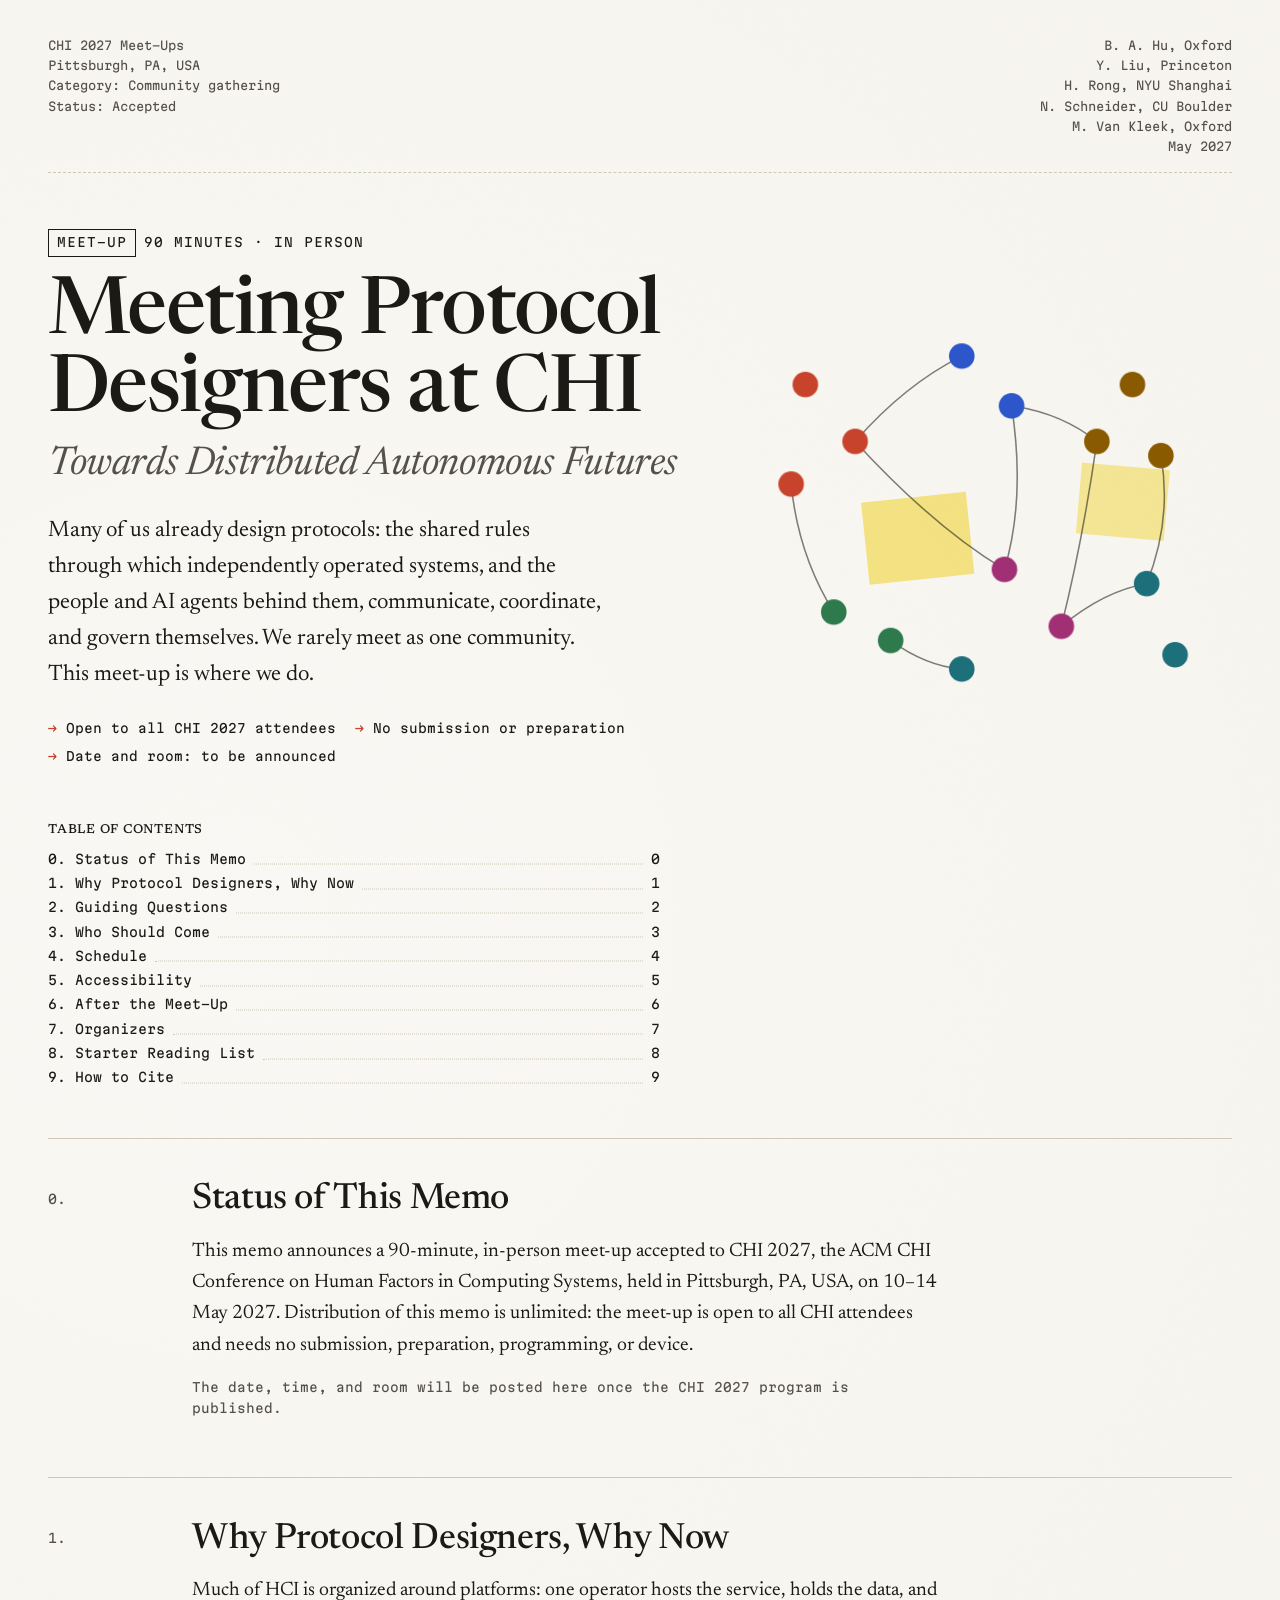
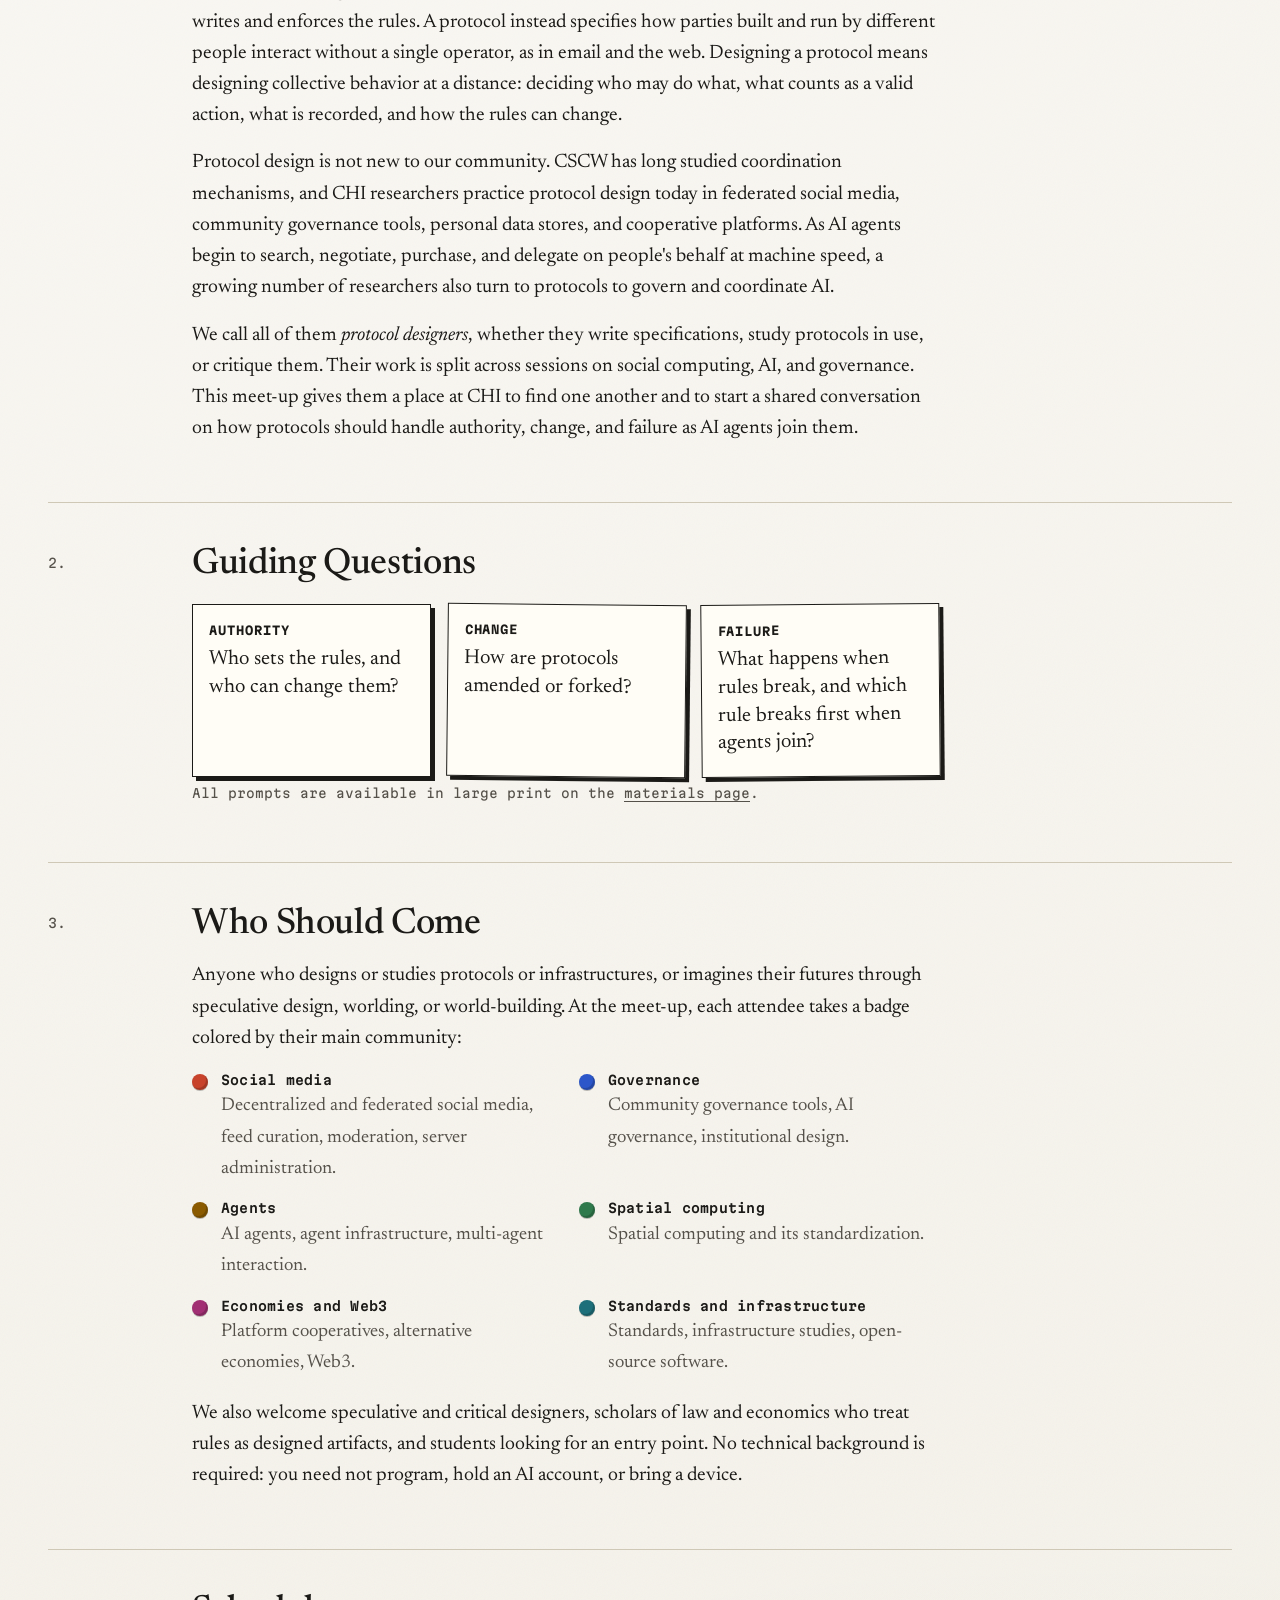
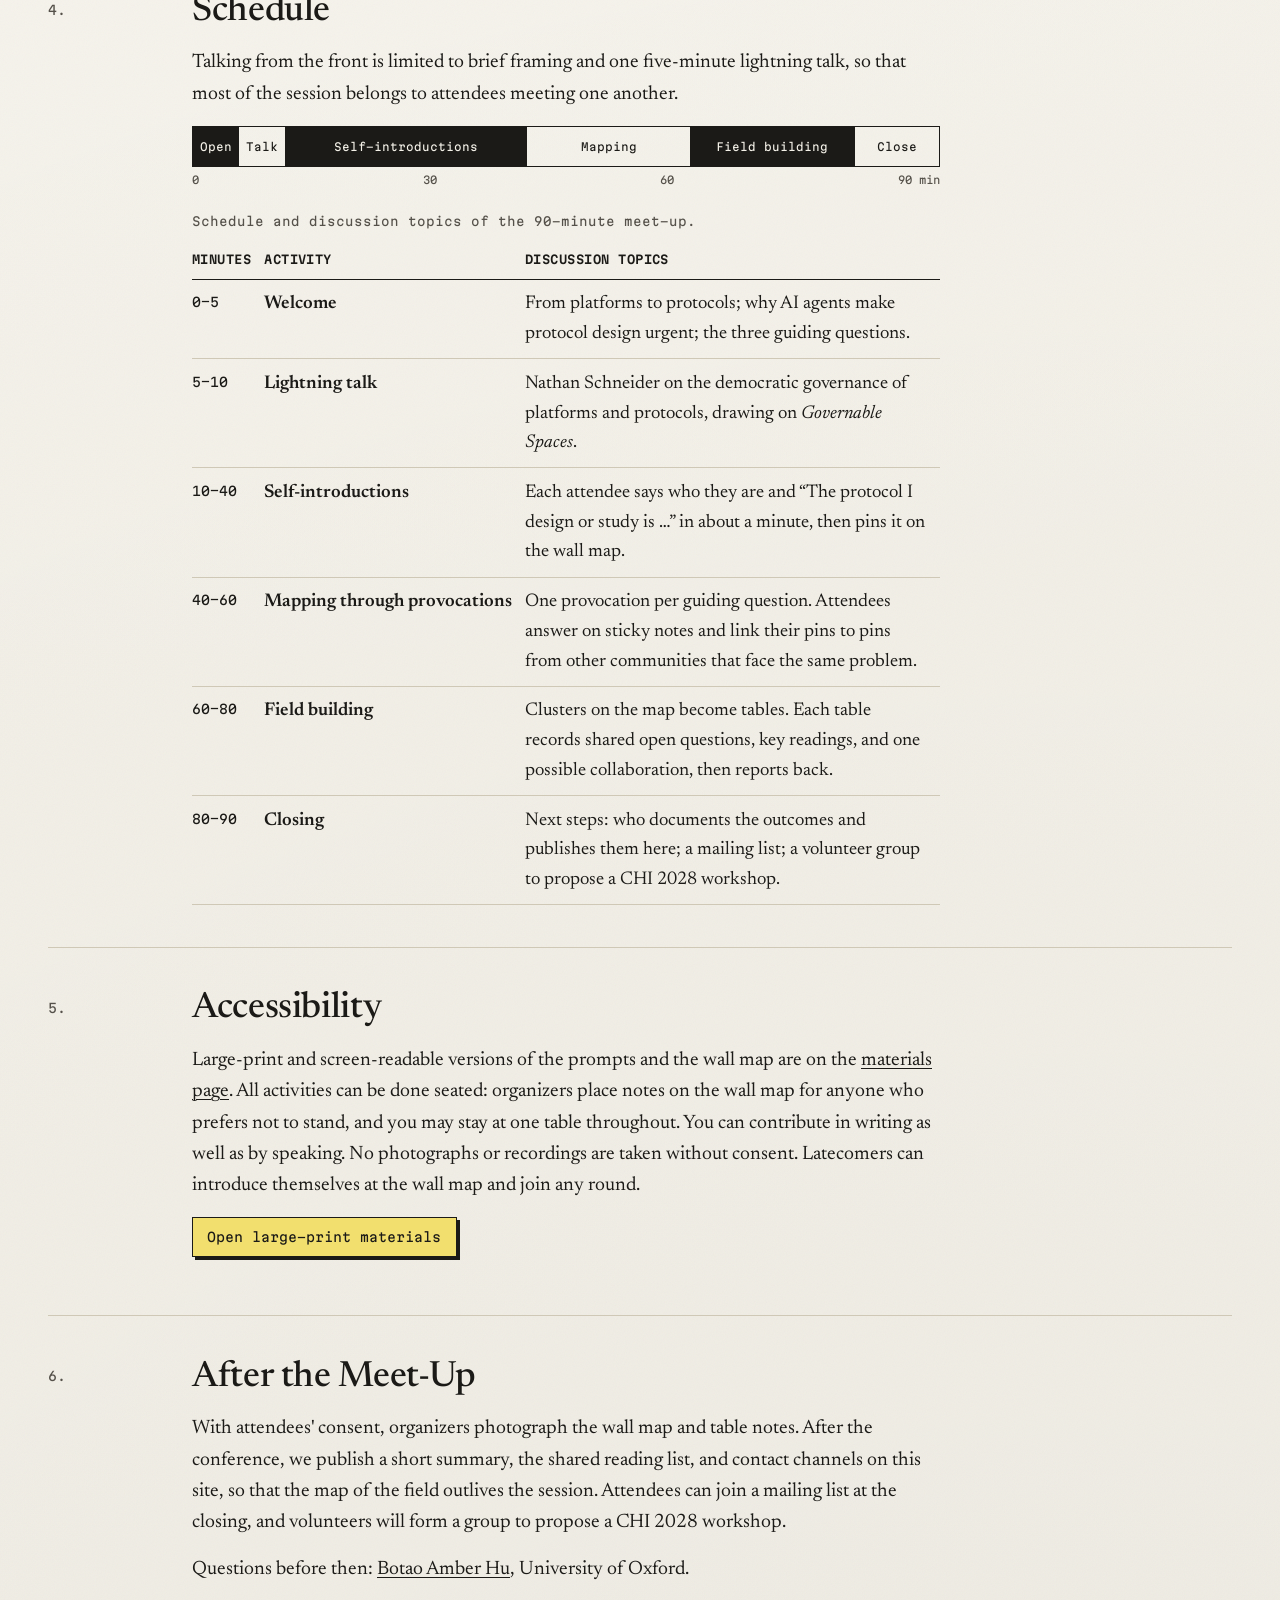
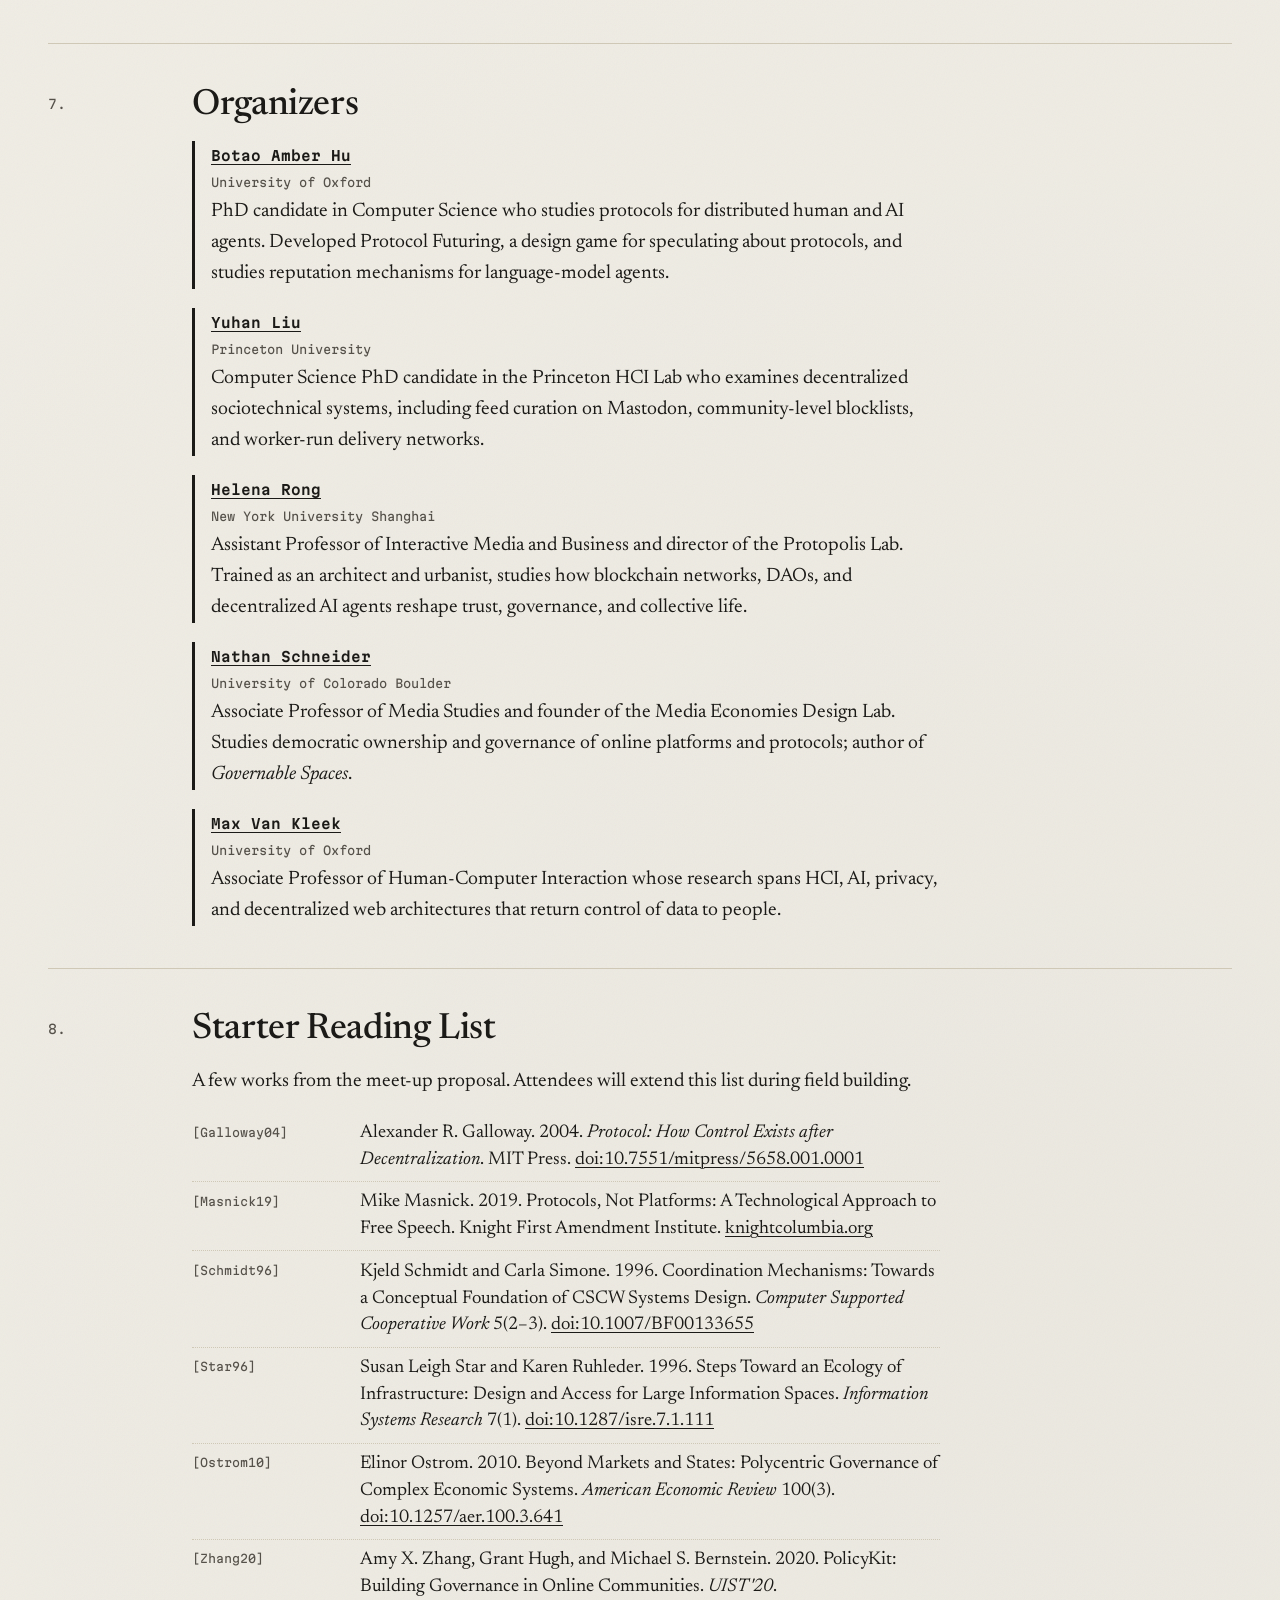
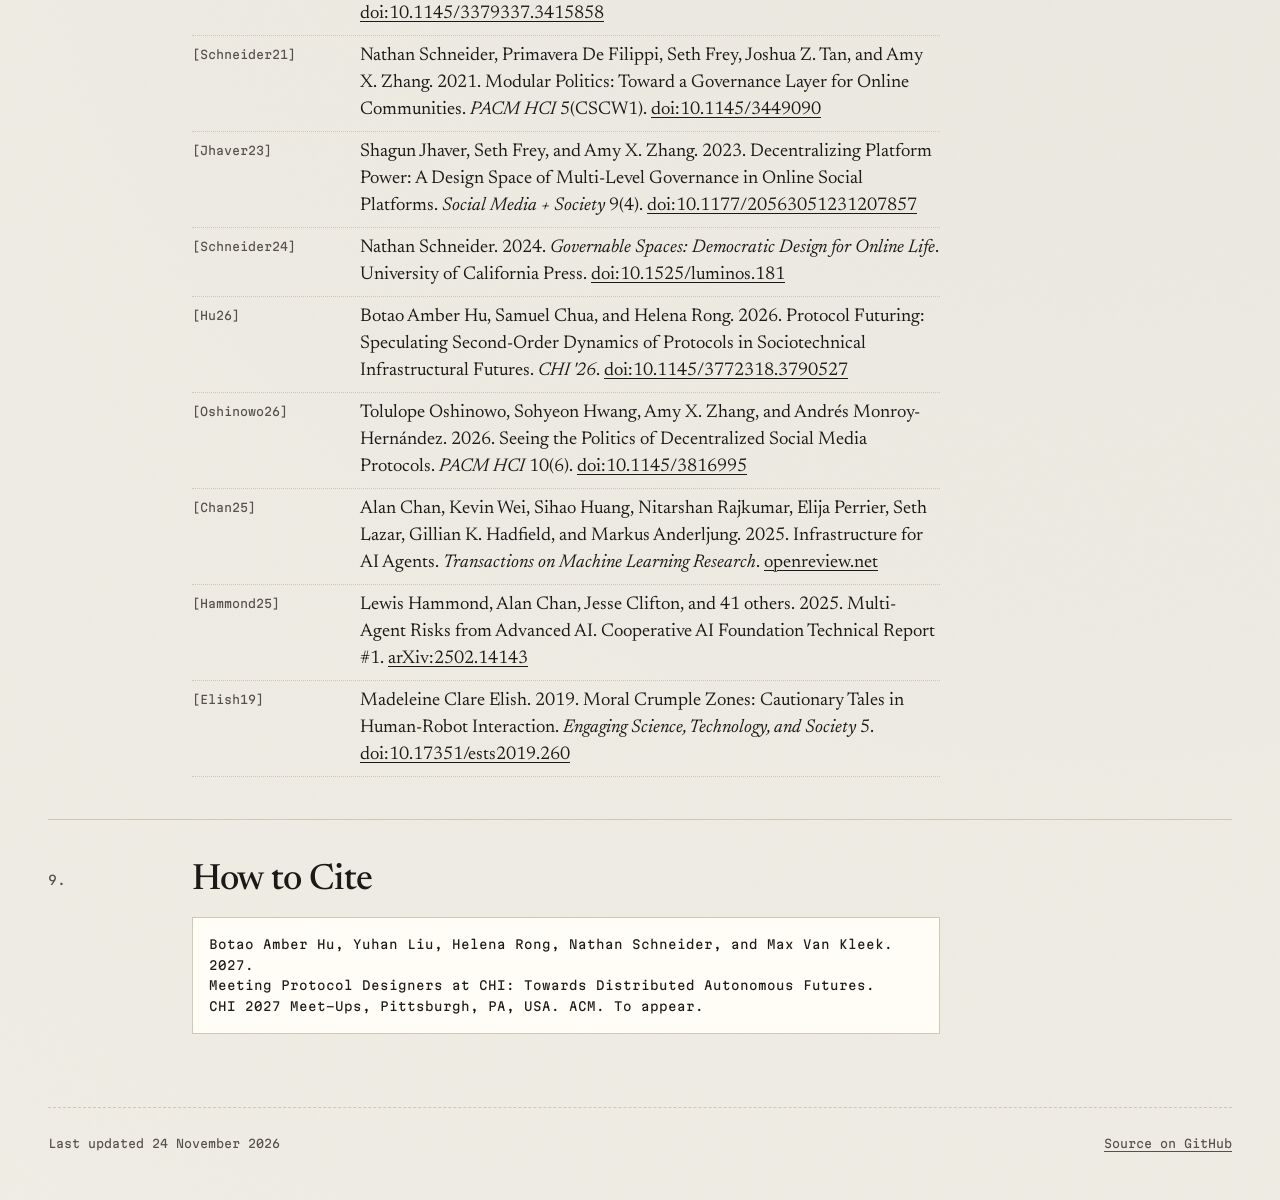
<file: index.html>
<!doctype html>
<html lang="en">
<head>
<meta charset="utf-8">
<meta name="viewport" content="width=device-width, initial-scale=1">
<title>Meeting Protocol Designers at CHI: Towards Distributed Autonomous Futures · CHI 2027 Meet-Up</title>
<meta name="description" content="A 90-minute CHI 2027 meet-up in Pittsburgh for researchers and practitioners who design, study, or critique protocols: shared rules through which independently operated systems, people, and AI agents coordinate and govern themselves.">
<meta property="og:title" content="Meeting Protocol Designers at CHI: Towards Distributed Autonomous Futures">
<meta property="og:description" content="CHI 2027 Meet-Up · Pittsburgh, May 2027 · open to all CHI attendees, no submission needed.">
<meta property="og:type" content="website">
<meta property="og:url" content="https://protocol-design.github.io/">
<link rel="icon" href="data:image/svg+xml,%3Csvg xmlns='http://www.w3.org/2000/svg' viewBox='0 0 32 32'%3E%3Ccircle cx='10' cy='11' r='6' fill='%23c8432b'/%3E%3Ccircle cx='23' cy='20' r='6' fill='%232c56c9'/%3E%3Cpath d='M10 11 L23 20' stroke='%231b1a17' stroke-width='1.6'/%3E%3C/svg%3E">
<link rel="preconnect" href="https://fonts.googleapis.com">
<link rel="preconnect" href="https://fonts.gstatic.com" crossorigin>
<link href="https://fonts.googleapis.com/css2?family=Martian+Mono:wght@400;600&family=Newsreader:ital,opsz,wght@0,6..72,400;0,6..72,500;1,6..72,400&display=swap" rel="stylesheet">
<link rel="stylesheet" href="assets/style.css">
</head>
<body>
<a class="skip" href="#content">Skip to content</a>

<div class="wrap">
  <header>
    <div class="memo" aria-label="Memo header">
      <div>
        <p>CHI 2027 Meet-Ups</p>
        <p>Pittsburgh, PA, USA</p>
        <p>Category: Community gathering</p>
        <p>Status: Accepted</p>
      </div>
      <div class="right">
        <p>B. A. Hu, Oxford</p>
        <p>Y. Liu, Princeton</p>
        <p>H. Rong, NYU Shanghai</p>
        <p>N. Schneider, CU Boulder</p>
        <p>M. Van Kleek, Oxford</p>
        <p>May 2027</p>
      </div>
    </div>

    <div class="hero">
      <div>
        <p class="kicker"><span>Meet-up</span>90 minutes · in person</p>
        <h1>Meeting Protocol Designers at CHI<span class="sub">Towards Distributed Autonomous Futures</span></h1>
        <p class="lede">Many of us already design protocols: the shared rules through which independently operated systems, and the people and AI agents behind them, communicate, coordinate, and govern themselves. We rarely meet as one community. This meet-up is where we do.</p>
        <ul class="facts">
          <li>Open to all CHI 2027 attendees</li>
          <li>No submission or preparation</li>
          <li>Date and room: to be announced</li>
        </ul>
      </div>

      <svg class="map" viewBox="0 0 360 300" role="img" aria-label="Illustration: a wall map with colored pins from six communities, linked by threads across communities.">
        <rect class="note" x="118" y="132" width="74" height="58" fill="#f2df6e" opacity=".85" transform="rotate(-6 155 161)"/>
        <rect class="note" x="236" y="150" width="62" height="50" fill="#f2df6e" opacity=".7" transform="rotate(5 267 175)"/>
        <g stroke-linecap="round">
          <path class="thread" style="--i:0" d="M95 110 Q130 70 170 50"/>
          <path class="thread" style="--i:1" d="M205 85 Q240 90 265 110"/>
          <path class="thread" style="--i:2" d="M95 110 Q150 170 200 200"/>
          <path class="thread" style="--i:3" d="M205 85 Q215 150 200 200"/>
          <path class="thread" style="--i:4" d="M310 120 Q318 165 300 210"/>
          <path class="thread" style="--i:5" d="M120 250 Q145 268 170 270"/>
          <path class="thread" style="--i:6" d="M240 240 Q270 215 300 210"/>
          <path class="thread" style="--i:7" d="M50 140 Q55 190 80 230"/>
          <path class="thread" style="--i:8" d="M265 110 Q255 180 240 240"/>
        </g>
        <g>
          <circle class="pin" style="--i:0" cx="60" cy="70" r="9" fill="#c8432b"/>
          <circle class="pin" style="--i:1" cx="95" cy="110" r="9" fill="#c8432b"/>
          <circle class="pin" style="--i:2" cx="50" cy="140" r="9" fill="#c8432b"/>
          <circle class="pin" style="--i:3" cx="170" cy="50" r="9" fill="#2c56c9"/>
          <circle class="pin" style="--i:4" cx="205" cy="85" r="9" fill="#2c56c9"/>
          <circle class="pin" style="--i:5" cx="290" cy="70" r="9" fill="#8a5a00"/>
          <circle class="pin" style="--i:6" cx="310" cy="120" r="9" fill="#8a5a00"/>
          <circle class="pin" style="--i:7" cx="265" cy="110" r="9" fill="#8a5a00"/>
          <circle class="pin" style="--i:8" cx="80" cy="230" r="9" fill="#2f7a4c"/>
          <circle class="pin" style="--i:9" cx="120" cy="250" r="9" fill="#2f7a4c"/>
          <circle class="pin" style="--i:10" cx="200" cy="200" r="9" fill="#a12f73"/>
          <circle class="pin" style="--i:11" cx="240" cy="240" r="9" fill="#a12f73"/>
          <circle class="pin" style="--i:12" cx="300" cy="210" r="9" fill="#1d6f7a"/>
          <circle class="pin" style="--i:13" cx="320" cy="260" r="9" fill="#1d6f7a"/>
          <circle class="pin" style="--i:14" cx="170" cy="270" r="9" fill="#1d6f7a"/>
        </g>
      </svg>
    </div>
  </header>

  <nav class="toc" aria-labelledby="toc-h">
    <h2 id="toc-h">Table of Contents</h2>
    <ol>
      <li><a href="#status"><span>0. Status of This Memo</span><span>0</span></a></li>
      <li><a href="#why"><span>1. Why Protocol Designers, Why Now</span><span>1</span></a></li>
      <li><a href="#questions"><span>2. Guiding Questions</span><span>2</span></a></li>
      <li><a href="#who"><span>3. Who Should Come</span><span>3</span></a></li>
      <li><a href="#schedule"><span>4. Schedule</span><span>4</span></a></li>
      <li><a href="#access"><span>5. Accessibility</span><span>5</span></a></li>
      <li><a href="#after"><span>6. After the Meet-Up</span><span>6</span></a></li>
      <li><a href="#organizers"><span>7. Organizers</span><span>7</span></a></li>
      <li><a href="#reading"><span>8. Starter Reading List</span><span>8</span></a></li>
      <li><a href="#cite"><span>9. How to Cite</span><span>9</span></a></li>
    </ol>
  </nav>
</div>

<main id="content" class="wrap">
  <section id="status" aria-labelledby="status-h">
    <div class="num">0.</div>
    <div>
      <h2 id="status-h">Status of This Memo</h2>
      <p>This memo announces a 90-minute, in-person meet-up accepted to CHI 2027, the ACM CHI Conference on Human Factors in Computing Systems, held in Pittsburgh, PA, USA, on 10–14 May 2027. Distribution of this memo is unlimited: the meet-up is open to all CHI attendees and needs no submission, preparation, programming, or device.</p>
      <p class="aside">The date, time, and room will be posted here once the CHI 2027 program is published.</p>
    </div>
  </section>

  <section id="why" aria-labelledby="why-h">
    <div class="num">1.</div>
    <div>
      <h2 id="why-h">Why Protocol Designers, Why Now</h2>
      <p>Much of HCI is organized around platforms: one operator hosts the service, holds the data, and writes and enforces the rules. A protocol instead specifies how parties built and run by different people interact without a single operator, as in email and the web. Designing a protocol means designing collective behavior at a distance: deciding who may do what, what counts as a valid action, what is recorded, and how the rules can change.</p>
      <p>Protocol design is not new to our community. CSCW has long studied coordination mechanisms, and CHI researchers practice protocol design today in federated social media, community governance tools, personal data stores, and cooperative platforms. As AI agents begin to search, negotiate, purchase, and delegate on people's behalf at machine speed, a growing number of researchers also turn to protocols to govern and coordinate AI.</p>
      <p>We call all of them <em>protocol designers</em>, whether they write specifications, study protocols in use, or critique them. Their work is split across sessions on social computing, AI, and governance. This meet-up gives them a place at CHI to find one another and to start a shared conversation on how protocols should handle authority, change, and failure as AI agents join them.</p>
    </div>
  </section>

  <section id="questions" aria-labelledby="questions-h">
    <div class="num">2.</div>
    <div>
      <h2 id="questions-h">Guiding Questions</h2>
      <ul class="cards">
        <li class="card"><b>Authority</b><p>Who sets the rules, and who can change them?</p></li>
        <li class="card"><b>Change</b><p>How are protocols amended or forked?</p></li>
        <li class="card"><b>Failure</b><p>What happens when rules break, and which rule breaks first when agents join?</p></li>
      </ul>
      <p class="aside">All prompts are available in large print on the <a href="materials.html">materials page</a>.</p>
    </div>
  </section>

  <section id="who" aria-labelledby="who-h">
    <div class="num">3.</div>
    <div>
      <h2 id="who-h">Who Should Come</h2>
      <p>Anyone who designs or studies protocols or infrastructures, or imagines their futures through speculative design, worlding, or world-building. At the meet-up, each attendee takes a badge colored by their main community:</p>
      <ul class="communities">
        <li><span class="dot c-social" aria-hidden="true"></span><div><strong>Social media</strong><span class="desc">Decentralized and federated social media, feed curation, moderation, server administration.</span></div></li>
        <li><span class="dot c-gov" aria-hidden="true"></span><div><strong>Governance</strong><span class="desc">Community governance tools, AI governance, institutional design.</span></div></li>
        <li><span class="dot c-agents" aria-hidden="true"></span><div><strong>Agents</strong><span class="desc">AI agents, agent infrastructure, multi-agent interaction.</span></div></li>
        <li><span class="dot c-spatial" aria-hidden="true"></span><div><strong>Spatial computing</strong><span class="desc">Spatial computing and its standardization.</span></div></li>
        <li><span class="dot c-web3" aria-hidden="true"></span><div><strong>Economies and Web3</strong><span class="desc">Platform cooperatives, alternative economies, Web3.</span></div></li>
        <li><span class="dot c-standards" aria-hidden="true"></span><div><strong>Standards and infrastructure</strong><span class="desc">Standards, infrastructure studies, open-source software.</span></div></li>
      </ul>
      <p>We also welcome speculative and critical designers, scholars of law and economics who treat rules as designed artifacts, and students looking for an entry point. No technical background is required: you need not program, hold an AI account, or bring a device.</p>
    </div>
  </section>

  <section id="schedule" aria-labelledby="schedule-h">
    <div class="num">4.</div>
    <div>
      <h2 id="schedule-h">Schedule</h2>
      <p>Talking from the front is limited to brief framing and one five-minute lightning talk, so that most of the session belongs to attendees meeting one another.</p>
      <div aria-hidden="true">
        <div class="timeline">
          <div style="flex:5">Open</div><div style="flex:5">Talk</div><div style="flex:30">Self-introductions</div><div style="flex:20">Mapping</div><div style="flex:20">Field building</div><div style="flex:10">Close</div>
        </div>
        <div class="ticks"><span>0</span><span>30</span><span>60</span><span>90 min</span></div>
      </div>
      <table>
        <caption>Schedule and discussion topics of the 90-minute meet-up.</caption>
        <thead><tr><th scope="col">Minutes</th><th scope="col">Activity</th><th scope="col">Discussion topics</th></tr></thead>
        <tbody>
          <tr><td>0–5</td><td>Welcome</td><td>From platforms to protocols; why AI agents make protocol design urgent; the three guiding questions.</td></tr>
          <tr><td>5–10</td><td>Lightning talk</td><td>Nathan Schneider on the democratic governance of platforms and protocols, drawing on <cite>Governable Spaces</cite>.</td></tr>
          <tr><td>10–40</td><td>Self-introductions</td><td>Each attendee says who they are and “The protocol I design or study is …” in about a minute, then pins it on the wall map.</td></tr>
          <tr><td>40–60</td><td>Mapping through provocations</td><td>One provocation per guiding question. Attendees answer on sticky notes and link their pins to pins from other communities that face the same problem.</td></tr>
          <tr><td>60–80</td><td>Field building</td><td>Clusters on the map become tables. Each table records shared open questions, key readings, and one possible collaboration, then reports back.</td></tr>
          <tr><td>80–90</td><td>Closing</td><td>Next steps: who documents the outcomes and publishes them here; a mailing list; a volunteer group to propose a CHI 2028 workshop.</td></tr>
        </tbody>
      </table>
    </div>
  </section>

  <section id="access" aria-labelledby="access-h">
    <div class="num">5.</div>
    <div>
      <h2 id="access-h">Accessibility</h2>
      <p>Large-print and screen-readable versions of the prompts and the wall map are on the <a href="materials.html">materials page</a>. All activities can be done seated: organizers place notes on the wall map for anyone who prefers not to stand, and you may stay at one table throughout. You can contribute in writing as well as by speaking. No photographs or recordings are taken without consent. Latecomers can introduce themselves at the wall map and join any round.</p>
      <p><a class="button" href="materials.html">Open large-print materials</a></p>
    </div>
  </section>

  <section id="after" aria-labelledby="after-h">
    <div class="num">6.</div>
    <div>
      <h2 id="after-h">After the Meet-Up</h2>
      <p>With attendees' consent, organizers photograph the wall map and table notes. After the conference, we publish a short summary, the shared reading list, and contact channels on this site, so that the map of the field outlives the session. Attendees can join a mailing list at the closing, and volunteers will form a group to propose a CHI 2028 workshop.</p>
      <p>Questions before then: <a href="mailto:botao.hu@cs.ox.ac.uk">Botao Amber Hu</a>, University of Oxford.</p>
    </div>
  </section>

  <section id="organizers" aria-labelledby="organizers-h">
    <div class="num">7.</div>
    <div>
      <h2 id="organizers-h">Organizers</h2>
      <ul class="people">
        <li><a class="name" href="https://amber.botao.hu">Botao Amber Hu</a><span class="aff">University of Oxford</span><p>PhD candidate in Computer Science who studies protocols for distributed human and AI agents. Developed Protocol Futuring, a design game for speculating about protocols, and studies reputation mechanisms for language-model agents.</p></li>
        <li><a class="name" href="https://liuyuhan1997.github.io/">Yuhan Liu</a><span class="aff">Princeton University</span><p>Computer Science PhD candidate in the Princeton HCI Lab who examines decentralized sociotechnical systems, including feed curation on Mastodon, community-level blocklists, and worker-run delivery networks.</p></li>
        <li><a class="name" href="https://shanghai.nyu.edu/academics/faculty/directory/helena-rong">Helena Rong</a><span class="aff">New York University Shanghai</span><p>Assistant Professor of Interactive Media and Business and director of the Protopolis Lab. Trained as an architect and urbanist, studies how blockchain networks, DAOs, and decentralized AI agents reshape trust, governance, and collective life.</p></li>
        <li><a class="name" href="https://www.colorado.edu/cmdi/people/media-studies/nathan-schneider">Nathan Schneider</a><span class="aff">University of Colorado Boulder</span><p>Associate Professor of Media Studies and founder of the Media Economies Design Lab. Studies democratic ownership and governance of online platforms and protocols; author of <cite>Governable Spaces</cite>.</p></li>
        <li><a class="name" href="https://www.cs.ox.ac.uk/people/max.vankleek/">Max Van Kleek</a><span class="aff">University of Oxford</span><p>Associate Professor of Human-Computer Interaction whose research spans HCI, AI, privacy, and decentralized web architectures that return control of data to people.</p></li>
      </ul>
    </div>
  </section>

  <section id="reading" aria-labelledby="reading-h">
    <div class="num">8.</div>
    <div>
      <h2 id="reading-h">Starter Reading List</h2>
      <p>A few works from the meet-up proposal. Attendees will extend this list during field building.</p>
      <ol class="refs">
        <li><span class="key">[Galloway04]</span><span>Alexander R. Galloway. 2004. <cite>Protocol: How Control Exists after Decentralization</cite>. MIT Press. <a href="https://doi.org/10.7551/mitpress/5658.001.0001">doi:10.7551/mitpress/5658.001.0001</a></span></li>
        <li><span class="key">[Masnick19]</span><span>Mike Masnick. 2019. Protocols, Not Platforms: A Technological Approach to Free Speech. Knight First Amendment Institute. <a href="https://knightcolumbia.org/content/protocols-not-platforms-a-technological-approach-to-free-speech">knightcolumbia.org</a></span></li>
        <li><span class="key">[Schmidt96]</span><span>Kjeld Schmidt and Carla Simone. 1996. Coordination Mechanisms: Towards a Conceptual Foundation of CSCW Systems Design. <cite>Computer Supported Cooperative Work</cite> 5(2–3). <a href="https://doi.org/10.1007/BF00133655">doi:10.1007/BF00133655</a></span></li>
        <li><span class="key">[Star96]</span><span>Susan Leigh Star and Karen Ruhleder. 1996. Steps Toward an Ecology of Infrastructure: Design and Access for Large Information Spaces. <cite>Information Systems Research</cite> 7(1). <a href="https://doi.org/10.1287/isre.7.1.111">doi:10.1287/isre.7.1.111</a></span></li>
        <li><span class="key">[Ostrom10]</span><span>Elinor Ostrom. 2010. Beyond Markets and States: Polycentric Governance of Complex Economic Systems. <cite>American Economic Review</cite> 100(3). <a href="https://doi.org/10.1257/aer.100.3.641">doi:10.1257/aer.100.3.641</a></span></li>
        <li><span class="key">[Zhang20]</span><span>Amy X. Zhang, Grant Hugh, and Michael S. Bernstein. 2020. PolicyKit: Building Governance in Online Communities. <cite>UIST '20</cite>. <a href="https://doi.org/10.1145/3379337.3415858">doi:10.1145/3379337.3415858</a></span></li>
        <li><span class="key">[Schneider21]</span><span>Nathan Schneider, Primavera De Filippi, Seth Frey, Joshua Z. Tan, and Amy X. Zhang. 2021. Modular Politics: Toward a Governance Layer for Online Communities. <cite>PACM HCI</cite> 5(CSCW1). <a href="https://doi.org/10.1145/3449090">doi:10.1145/3449090</a></span></li>
        <li><span class="key">[Jhaver23]</span><span>Shagun Jhaver, Seth Frey, and Amy X. Zhang. 2023. Decentralizing Platform Power: A Design Space of Multi-Level Governance in Online Social Platforms. <cite>Social Media + Society</cite> 9(4). <a href="https://doi.org/10.1177/20563051231207857">doi:10.1177/20563051231207857</a></span></li>
        <li><span class="key">[Schneider24]</span><span>Nathan Schneider. 2024. <cite>Governable Spaces: Democratic Design for Online Life</cite>. University of California Press. <a href="https://doi.org/10.1525/luminos.181">doi:10.1525/luminos.181</a></span></li>
        <li><span class="key">[Hu26]</span><span>Botao Amber Hu, Samuel Chua, and Helena Rong. 2026. Protocol Futuring: Speculating Second-Order Dynamics of Protocols in Sociotechnical Infrastructural Futures. <cite>CHI '26</cite>. <a href="https://doi.org/10.1145/3772318.3790527">doi:10.1145/3772318.3790527</a></span></li>
        <li><span class="key">[Oshinowo26]</span><span>Tolulope Oshinowo, Sohyeon Hwang, Amy X. Zhang, and Andrés Monroy-Hernández. 2026. Seeing the Politics of Decentralized Social Media Protocols. <cite>PACM HCI</cite> 10(6). <a href="https://doi.org/10.1145/3816995">doi:10.1145/3816995</a></span></li>
        <li><span class="key">[Chan25]</span><span>Alan Chan, Kevin Wei, Sihao Huang, Nitarshan Rajkumar, Elija Perrier, Seth Lazar, Gillian K. Hadfield, and Markus Anderljung. 2025. Infrastructure for AI Agents. <cite>Transactions on Machine Learning Research</cite>. <a href="https://openreview.net/forum?id=Ckh17xN2R2">openreview.net</a></span></li>
        <li><span class="key">[Hammond25]</span><span>Lewis Hammond, Alan Chan, Jesse Clifton, and 41 others. 2025. Multi-Agent Risks from Advanced AI. Cooperative AI Foundation Technical Report #1. <a href="https://arxiv.org/abs/2502.14143">arXiv:2502.14143</a></span></li>
        <li><span class="key">[Elish19]</span><span>Madeleine Clare Elish. 2019. Moral Crumple Zones: Cautionary Tales in Human-Robot Interaction. <cite>Engaging Science, Technology, and Society</cite> 5. <a href="https://doi.org/10.17351/ests2019.260">doi:10.17351/ests2019.260</a></span></li>
      </ol>
    </div>
  </section>

  <section id="cite" aria-labelledby="cite-h">
    <div class="num">9.</div>
    <div>
      <h2 id="cite-h">How to Cite</h2>
<pre class="cite">Botao Amber Hu, Yuhan Liu, Helena Rong, Nathan Schneider, and Max Van Kleek. 2027.
Meeting Protocol Designers at CHI: Towards Distributed Autonomous Futures.
CHI 2027 Meet-Ups, Pittsburgh, PA, USA. ACM. To appear.</pre>
    </div>
  </section>
</main>

<div class="wrap">
  <footer>
    <span>Last updated 24 November 2026</span>
    <span class="src"><a href="https://github.com/protocol-design/protocol-design.github.io">Source on GitHub</a></span>
  </footer>
</div>
</body>
</html>
</file>
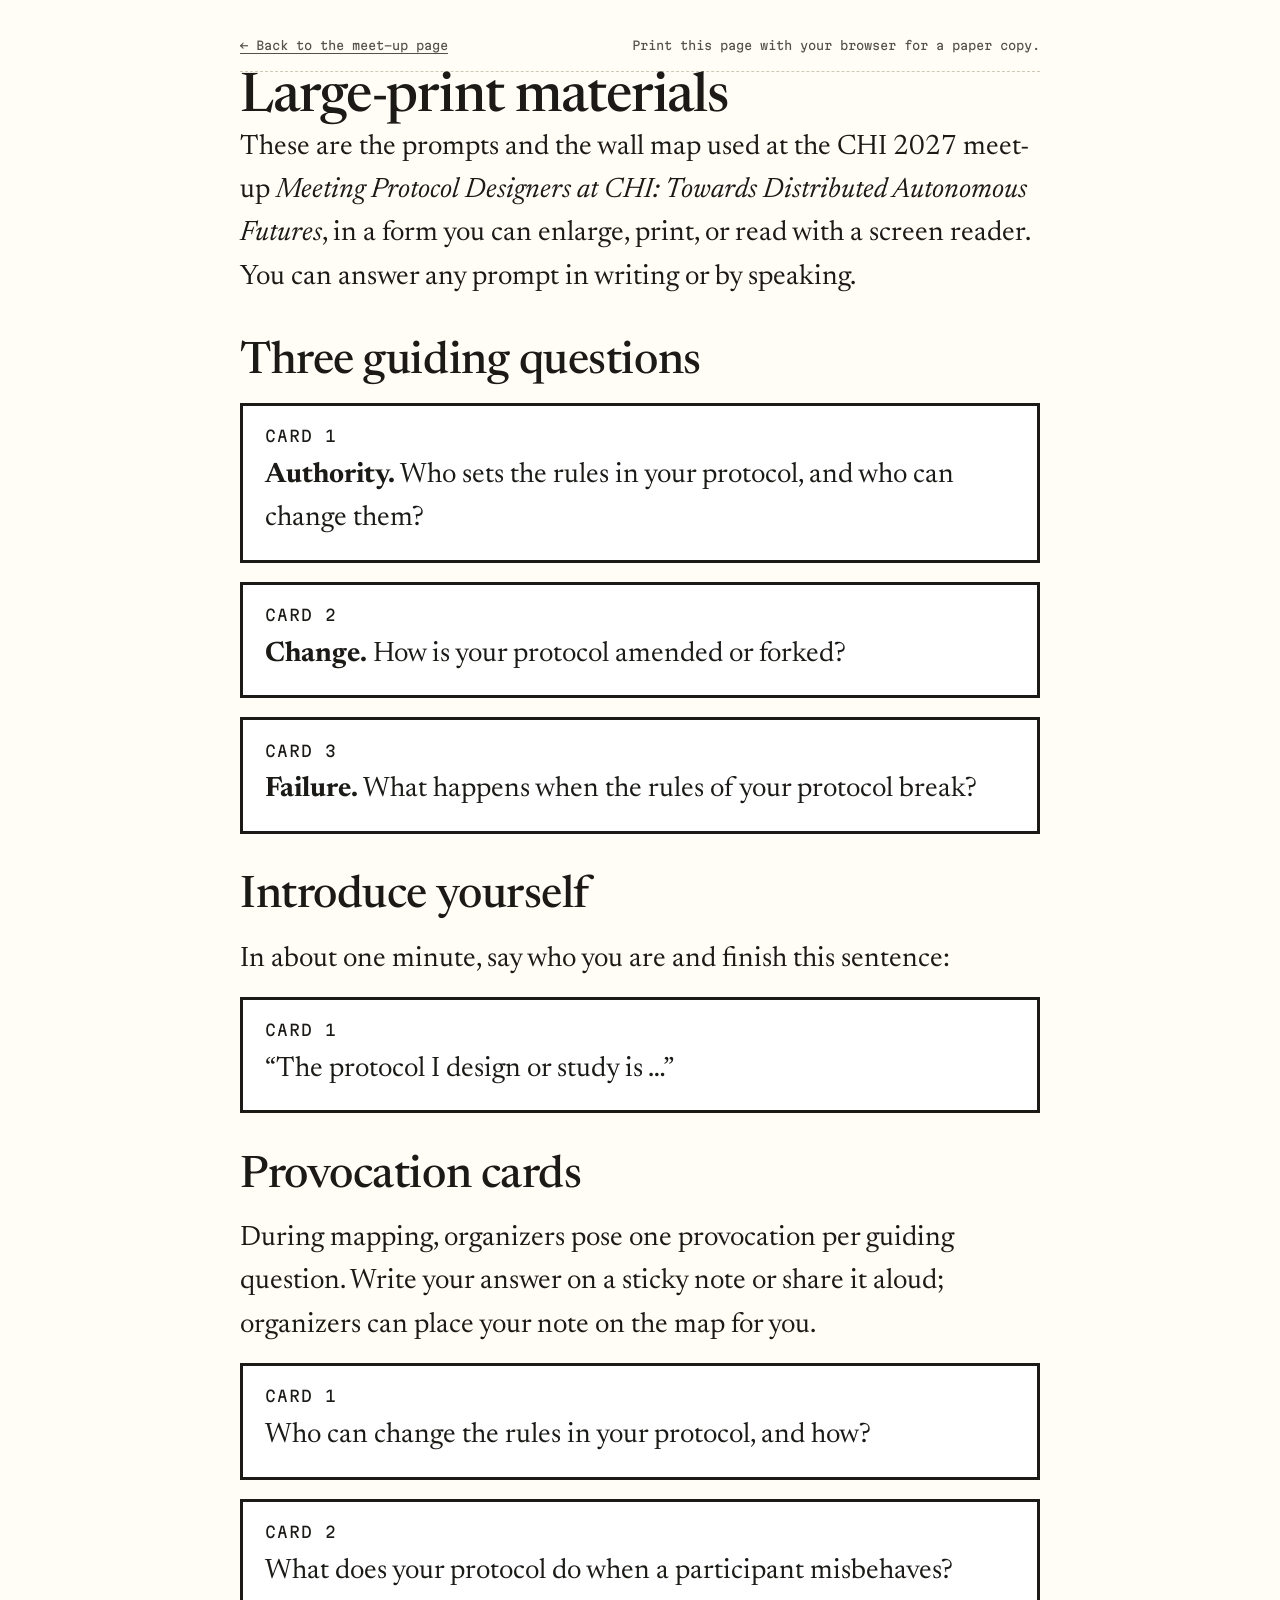
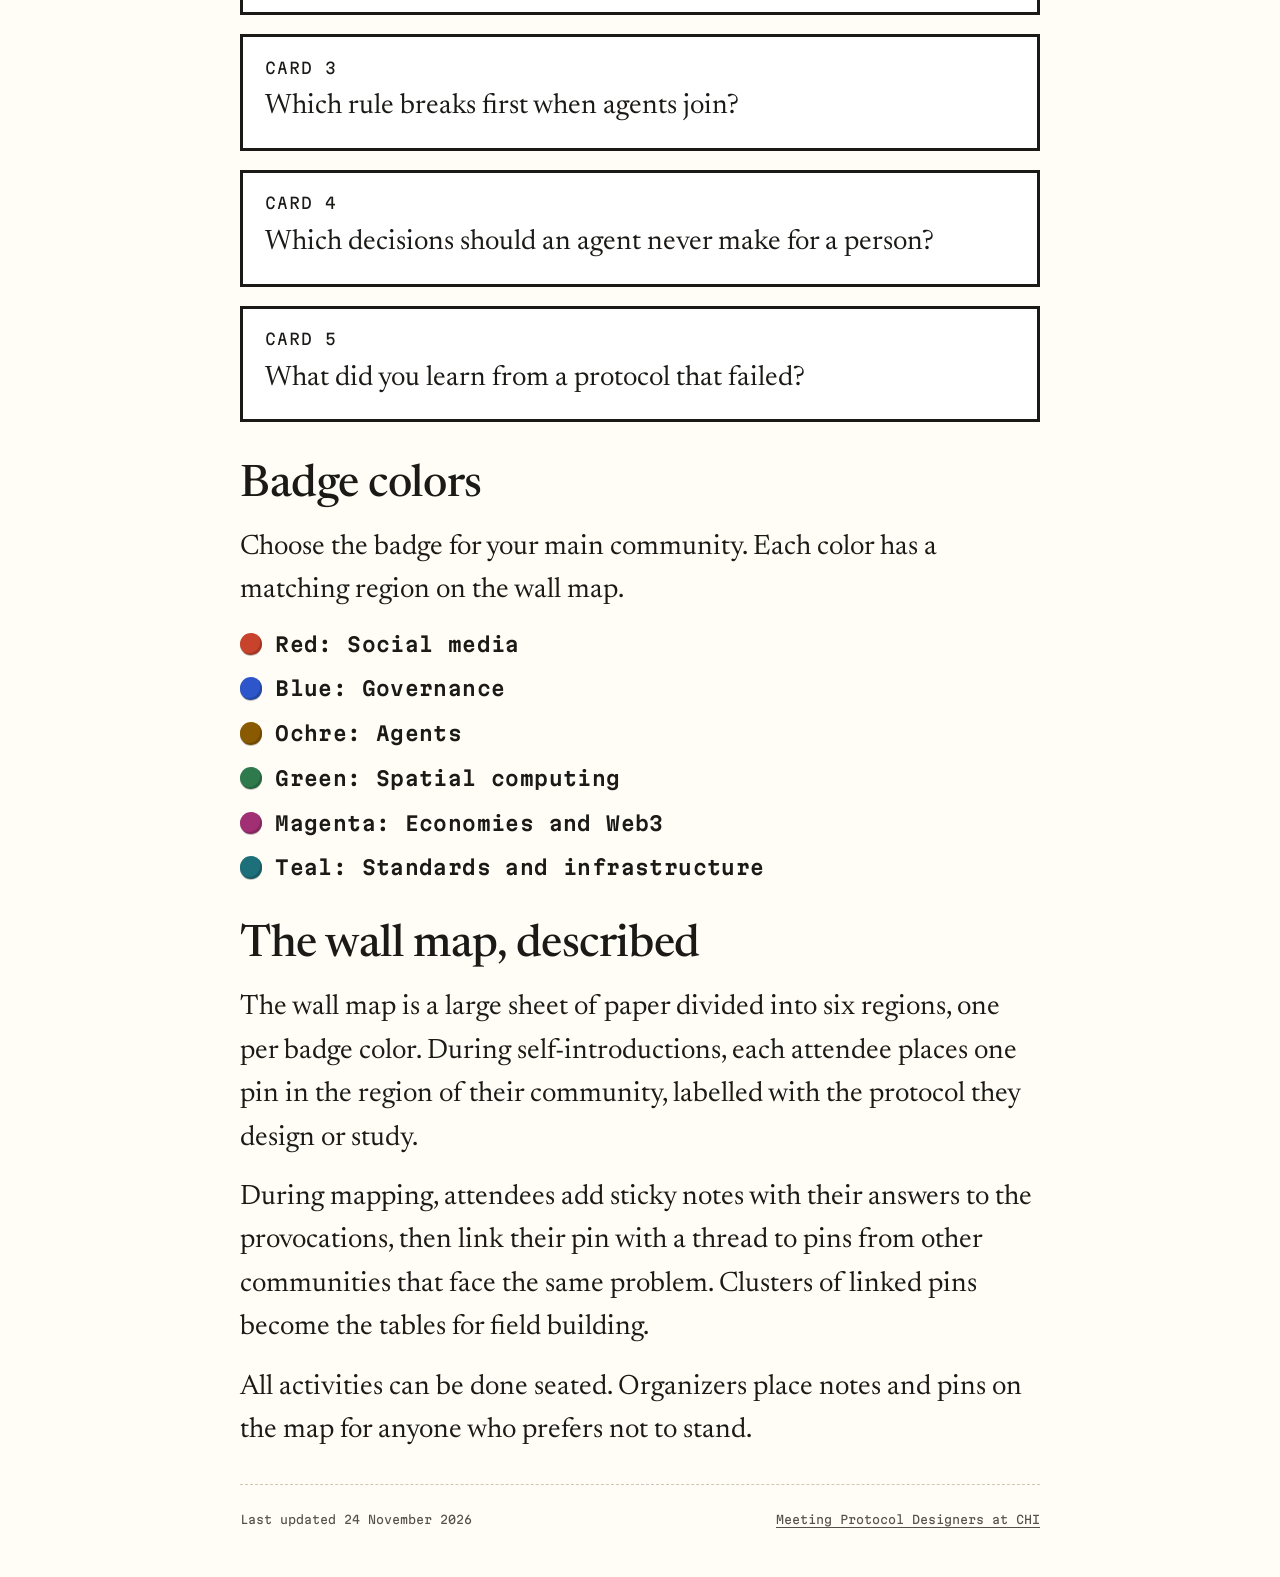
<file: materials.html>
<!doctype html>
<html lang="en">
<head>
<meta charset="utf-8">
<meta name="viewport" content="width=device-width, initial-scale=1">
<title>Large-print materials · Meeting Protocol Designers at CHI 2027</title>
<meta name="description" content="Large-print and screen-readable versions of the prompts, provocation cards, badge colors, and wall map for the CHI 2027 meet-up Meeting Protocol Designers at CHI.">
<link rel="icon" href="data:image/svg+xml,%3Csvg xmlns='http://www.w3.org/2000/svg' viewBox='0 0 32 32'%3E%3Ccircle cx='10' cy='11' r='6' fill='%23c8432b'/%3E%3Ccircle cx='23' cy='20' r='6' fill='%232c56c9'/%3E%3Cpath d='M10 11 L23 20' stroke='%231b1a17' stroke-width='1.6'/%3E%3C/svg%3E">
<link rel="preconnect" href="https://fonts.googleapis.com">
<link rel="preconnect" href="https://fonts.gstatic.com" crossorigin>
<link href="https://fonts.googleapis.com/css2?family=Martian+Mono:wght@400;600&family=Newsreader:ital,opsz,wght@0,6..72,400;0,6..72,500;1,6..72,400&display=swap" rel="stylesheet">
<link rel="stylesheet" href="assets/style.css">
</head>
<body class="large">
<a class="skip" href="#content">Skip to content</a>
<div class="wrap">
  <nav class="top memo" aria-label="Site">
    <p><a href="index.html">← Back to the meet-up page</a></p>
    <p>Print this page with your browser for a paper copy.</p>
  </nav>

  <main id="content">
    <h1>Large-print materials</h1>
    <p>These are the prompts and the wall map used at the CHI 2027 meet-up <em>Meeting Protocol Designers at CHI: Towards Distributed Autonomous Futures</em>, in a form you can enlarge, print, or read with a screen reader. You can answer any prompt in writing or by speaking.</p>

    <h2 id="questions">Three guiding questions</h2>
    <ol class="bigcards">
      <li><strong>Authority.</strong> Who sets the rules in your protocol, and who can change them?</li>
      <li><strong>Change.</strong> How is your protocol amended or forked?</li>
      <li><strong>Failure.</strong> What happens when the rules of your protocol break?</li>
    </ol>

    <h2 id="introduce">Introduce yourself</h2>
    <p>In about one minute, say who you are and finish this sentence:</p>
    <ol class="bigcards">
      <li>“The protocol I design or study is …”</li>
    </ol>

    <h2 id="provocations">Provocation cards</h2>
    <p>During mapping, organizers pose one provocation per guiding question. Write your answer on a sticky note or share it aloud; organizers can place your note on the map for you.</p>
    <ol class="bigcards">
      <li>Who can change the rules in your protocol, and how?</li>
      <li>What does your protocol do when a participant misbehaves?</li>
      <li>Which rule breaks first when agents join?</li>
      <li>Which decisions should an agent never make for a person?</li>
      <li>What did you learn from a protocol that failed?</li>
    </ol>

    <h2 id="badges">Badge colors</h2>
    <p>Choose the badge for your main community. Each color has a matching region on the wall map.</p>
    <ul class="communities">
      <li><span class="dot c-social" aria-hidden="true"></span><div><strong>Red: Social media</strong></div></li>
      <li><span class="dot c-gov" aria-hidden="true"></span><div><strong>Blue: Governance</strong></div></li>
      <li><span class="dot c-agents" aria-hidden="true"></span><div><strong>Ochre: Agents</strong></div></li>
      <li><span class="dot c-spatial" aria-hidden="true"></span><div><strong>Green: Spatial computing</strong></div></li>
      <li><span class="dot c-web3" aria-hidden="true"></span><div><strong>Magenta: Economies and Web3</strong></div></li>
      <li><span class="dot c-standards" aria-hidden="true"></span><div><strong>Teal: Standards and infrastructure</strong></div></li>
    </ul>

    <h2 id="map">The wall map, described</h2>
    <p>The wall map is a large sheet of paper divided into six regions, one per badge color. During self-introductions, each attendee places one pin in the region of their community, labelled with the protocol they design or study.</p>
    <p>During mapping, attendees add sticky notes with their answers to the provocations, then link their pin with a thread to pins from other communities that face the same problem. Clusters of linked pins become the tables for field building.</p>
    <p>All activities can be done seated. Organizers place notes and pins on the map for anyone who prefers not to stand.</p>
  </main>

  <footer>
    <span>Last updated 24 November 2026</span>
    <span class="src"><a href="index.html">Meeting Protocol Designers at CHI</a></span>
  </footer>
</div>
</body>
</html>
</file>
<file: assets/style.css>
/* Meeting Protocol Designers at CHI 2027: site styles.
   Concept: an RFC-style memo pinned to a wall map. Mono for structure, serif for reading,
   six community pins as the only accent colors (always paired with a text label). */

:root {
  --paper: #f4f1e8;
  --paper-deep: #ebe6d8;
  --ink: #1b1a17;
  --muted: #55514a;
  --rule: #cfc8b6;
  --note: #f2df6e;
  --c-social: #c8432b;
  --c-gov: #2c56c9;
  --c-agents: #8a5a00;
  --c-spatial: #2f7a4c;
  --c-web3: #a12f73;
  --c-standards: #1d6f7a;
  --mono: "Martian Mono", ui-monospace, "SFMono-Regular", Menlo, Consolas, monospace;
  --serif: "Newsreader", "Iowan Old Style", "Palatino Linotype", Georgia, serif;
  --measure: 68ch;
}

* { box-sizing: border-box; }
html { scroll-behavior: smooth; }
@media (prefers-reduced-motion: reduce) { html { scroll-behavior: auto; } }

body {
  margin: 0;
  color: var(--ink);
  background-color: var(--paper);
  background-image:
    radial-gradient(circle at 18% 12%, rgba(255,255,255,.55), transparent 45%),
    radial-gradient(circle at 85% 80%, rgba(0,0,0,.035), transparent 50%),
    url("data:image/svg+xml,%3Csvg xmlns='http://www.w3.org/2000/svg' width='160' height='160'%3E%3Cfilter id='n'%3E%3CfeTurbulence type='fractalNoise' baseFrequency='.9' numOctaves='2' stitchTiles='stitch'/%3E%3C/filter%3E%3Crect width='100%25' height='100%25' filter='url(%23n)' opacity='.05'/%3E%3C/svg%3E");
  font-family: var(--serif);
  font-size: clamp(1.05rem, 0.98rem + 0.35vw, 1.22rem);
  line-height: 1.6;
  font-optical-sizing: auto;
}

a { color: inherit; text-decoration-thickness: 1px; text-underline-offset: 3px; }
a:hover { text-decoration-thickness: 2px; }
:focus-visible { outline: 3px solid var(--c-gov); outline-offset: 3px; }

.skip { position: absolute; left: -999px; top: 0; background: var(--ink); color: var(--paper); padding: .6rem 1rem; font-family: var(--mono); font-size: .8rem; z-index: 10; }
.skip:focus { left: 1rem; top: 1rem; }

.wrap { width: min(100% - 2.5rem, 74rem); margin-inline: auto; }

/* ---------- Memo header ---------- */
.memo {
  display: flex; justify-content: space-between; gap: 2rem; flex-wrap: wrap;
  font-family: var(--mono); font-size: .74rem; line-height: 1.7; color: var(--muted);
  padding-top: 2.2rem; border-bottom: 1px dashed var(--rule); padding-bottom: 1rem;
}
.memo p { margin: 0; }
.memo .right { text-align: right; }

/* ---------- Hero ---------- */
.hero { display: grid; grid-template-columns: minmax(0, 1.25fr) minmax(0, 1fr); gap: 2rem; align-items: center; padding: 3.5rem 0 2.5rem; }
.kicker { font-family: var(--mono); font-size: .78rem; letter-spacing: .08em; text-transform: uppercase; margin: 0 0 1.2rem; }
.kicker span { display: inline-block; padding: .2rem .5rem; border: 1px solid var(--ink); margin-right: .5rem; }
h1 { font-family: var(--serif); font-weight: 500; font-size: clamp(2.5rem, 1.6rem + 4.2vw, 5.4rem); line-height: .98; letter-spacing: -.02em; margin: 0; }
h1 .sub { display: block; font-style: italic; font-weight: 400; font-size: .5em; letter-spacing: -.01em; margin-top: .9rem; color: var(--muted); }
.lede { max-width: 46ch; font-size: 1.15em; margin: 1.8rem 0 0; }
.facts { display: flex; flex-wrap: wrap; gap: .5rem 1.2rem; margin: 1.6rem 0 0; padding: 0; list-style: none; font-family: var(--mono); font-size: .78rem; }
.facts li::before { content: "\2192\00a0"; color: var(--c-social); }

.map { width: 100%; height: auto; overflow: visible; }
.map .thread { fill: none; stroke: var(--ink); stroke-width: 1.1; stroke-opacity: .55; stroke-dasharray: 420; stroke-dashoffset: 420; animation: draw 1.4s ease forwards; animation-delay: calc(900ms + var(--i) * 90ms); }
.map .pin { transform-box: fill-box; transform-origin: 50% 50%; animation: drop .7s cubic-bezier(.2,.9,.25,1.25) both; animation-delay: calc(var(--i) * 60ms); }
.map .note { transform-box: fill-box; transform-origin: 50% 50%; }
@keyframes drop { from { opacity: 0; transform: translateY(-18px) scale(.4); } to { opacity: 1; transform: none; } }
@keyframes draw { to { stroke-dashoffset: 0; } }
@media (prefers-reduced-motion: reduce) {
  .map .thread { animation: none; stroke-dashoffset: 0; }
  .map .pin { animation: none; }
}

/* ---------- Table of contents ---------- */
.toc { font-family: var(--mono); font-size: .8rem; max-width: var(--measure); margin: 1rem 0 3rem; }
.toc h2 { font-size: .8rem; margin: 0 0 .6rem; letter-spacing: .06em; text-transform: uppercase; }
.toc ol { list-style: none; margin: 0; padding: 0; }
.toc li a { display: flex; gap: .5rem; text-decoration: none; padding: .12rem 0; }
.toc li a::after { content: ""; flex: 1; border-bottom: 1px dotted var(--rule); transform: translateY(-.35em); order: 1; }
.toc li a span:last-child { order: 2; }
.toc li a:hover span:first-child { text-decoration: underline; }

/* ---------- Sections ---------- */
main section { display: grid; grid-template-columns: 7rem minmax(0, var(--measure)); gap: 0 2rem; padding: 2.6rem 0; border-top: 1px solid var(--rule); }
.num { font-family: var(--mono); font-size: .8rem; color: var(--muted); padding-top: .55rem; }
h2 { font-family: var(--serif); font-weight: 500; font-size: clamp(1.6rem, 1.3rem + 1.2vw, 2.3rem); line-height: 1.1; margin: 0 0 1rem; letter-spacing: -.01em; }
h3 { font-family: var(--mono); font-size: .82rem; letter-spacing: .04em; text-transform: uppercase; margin: 1.6rem 0 .4rem; }
p { margin: 0 0 1rem; }
.aside { font-family: var(--mono); font-size: .78rem; color: var(--muted); line-height: 1.7; }

/* Guiding questions as provocation cards */
.cards { display: grid; grid-template-columns: repeat(3, minmax(0, 1fr)); gap: 1rem; margin: 1.2rem 0 .4rem; padding: 0; list-style: none; }
.card { background: #fffdf6; border: 1px solid var(--ink); padding: 1rem 1rem 1.2rem; box-shadow: 4px 4px 0 var(--ink); transition: transform .2s ease, box-shadow .2s ease; }
.card:nth-child(2) { transform: rotate(.6deg); }
.card:nth-child(3) { transform: rotate(-.5deg); }
.card:hover { transform: translate(-2px, -2px) rotate(0); box-shadow: 6px 6px 0 var(--ink); }
.card b { display: block; font-family: var(--mono); font-size: .74rem; letter-spacing: .08em; text-transform: uppercase; margin-bottom: .4rem; }
.card p { margin: 0; font-size: 1.05em; line-height: 1.35; }

/* Community pins */
.communities { list-style: none; margin: 1rem 0 1.2rem; padding: 0; display: grid; grid-template-columns: repeat(2, minmax(0, 1fr)); gap: .9rem 1.6rem; }
.communities li { display: grid; grid-template-columns: 1.2rem 1fr; gap: .6rem; align-items: start; }
.communities strong { font-family: var(--mono); font-size: .8rem; font-weight: 600; display: block; letter-spacing: .02em; }
.communities span.desc { font-size: .95em; color: var(--muted); }
.dot { width: 1rem; height: 1rem; border-radius: 50%; margin-top: .25rem; box-shadow: inset -2px -2px 0 rgba(0,0,0,.18), 0 1px 0 rgba(0,0,0,.25); }
.c-social { background: var(--c-social); } .c-gov { background: var(--c-gov); } .c-agents { background: var(--c-agents); }
.c-spatial { background: var(--c-spatial); } .c-web3 { background: var(--c-web3); } .c-standards { background: var(--c-standards); }

/* Schedule */
.timeline { display: flex; height: 2.6rem; border: 1px solid var(--ink); margin: .6rem 0 .3rem; font-family: var(--mono); font-size: .68rem; }
.timeline div { display: flex; align-items: center; justify-content: center; border-right: 1px solid var(--ink); overflow: hidden; white-space: nowrap; padding: 0 .2rem; }
.timeline div:last-child { border-right: 0; }
.timeline div:nth-child(odd) { background: var(--ink); color: var(--paper); }
.ticks { display: flex; justify-content: space-between; font-family: var(--mono); font-size: .66rem; color: var(--muted); margin-bottom: 1.4rem; }
table { width: 100%; border-collapse: collapse; font-size: .95em; }
caption { text-align: left; font-family: var(--mono); font-size: .76rem; color: var(--muted); padding-bottom: .6rem; }
th, td { text-align: left; vertical-align: top; padding: .6rem .8rem .6rem 0; border-bottom: 1px solid var(--rule); }
th { font-family: var(--mono); font-size: .74rem; font-weight: 600; letter-spacing: .04em; text-transform: uppercase; border-bottom: 1px solid var(--ink); }
td:first-child { font-family: var(--mono); font-size: .8rem; white-space: nowrap; padding-top: .78rem; }
td:nth-child(2) { font-weight: 600; white-space: nowrap; }

/* Organizers */
.people { list-style: none; margin: 1rem 0 0; padding: 0; display: grid; gap: 1.2rem; }
.people li { padding-left: 1rem; border-left: 3px solid var(--ink); }
.people .name { font-family: var(--mono); font-size: .86rem; font-weight: 600; }
.people .aff { font-family: var(--mono); font-size: .74rem; color: var(--muted); display: block; margin-bottom: .25rem; }
.people p { margin: 0; }

/* References */
.refs { list-style: none; padding: 0; margin: 1rem 0 0; }
.refs li { display: grid; grid-template-columns: 9.5rem minmax(0, 1fr); gap: 1rem; padding: .45rem 0; border-bottom: 1px dotted var(--rule); font-size: .95em; line-height: 1.45; }
.refs .key { font-family: var(--mono); font-size: .72rem; color: var(--muted); padding-top: .2rem; }

pre.cite { white-space: pre-wrap; font-family: var(--mono); font-size: .76rem; line-height: 1.7; background: #fffdf6; border: 1px solid var(--rule); padding: 1rem; margin: 0; }

.button { display: inline-block; font-family: var(--mono); font-size: .8rem; text-decoration: none; border: 1px solid var(--ink); padding: .55rem .9rem; background: var(--note); box-shadow: 3px 3px 0 var(--ink); }
.button:hover { transform: translate(-1px, -1px); box-shadow: 4px 4px 0 var(--ink); }

footer { border-top: 1px dashed var(--rule); margin-top: 2rem; padding: 1.6rem 0 3rem; font-family: var(--mono); font-size: .72rem; color: var(--muted); display: flex; justify-content: space-between; flex-wrap: wrap; gap: 1rem; }

/* ---------- Responsive ---------- */
@media (max-width: 860px) {
  .hero { grid-template-columns: 1fr; padding-top: 2.2rem; }
  .map { max-width: 26rem; justify-self: center; }
  main section { grid-template-columns: 1fr; }
  .num { padding: 0 0 .3rem; }
  .cards, .communities { grid-template-columns: 1fr; }
  .refs li { grid-template-columns: 1fr; gap: .1rem; }
  .memo .right { text-align: left; }
  .timeline span.hide-sm { display: none; }
}

/* ---------- Large-print materials page ---------- */
body.large { font-size: clamp(1.4rem, 1.2rem + .8vw, 1.75rem); line-height: 1.55; background-image: none; background-color: #fffdf6; }
body.large .wrap { width: min(100% - 2rem, 50rem); }
body.large h1 { font-size: clamp(2.2rem, 1.6rem + 2.8vw, 3.4rem); }
body.large h2 { font-size: 1.6em; margin-top: 2.4rem; }
body.large .bigcards { list-style: none; padding: 0; margin: 0; display: grid; gap: 1.2rem; counter-reset: card; }
body.large .bigcards li { counter-increment: card; border: 3px solid var(--ink); padding: 1.2rem 1.4rem; background: #fff; }
body.large .bigcards li::before { content: "Card " counter(card); display: block; font-family: var(--mono); font-size: .55em; letter-spacing: .06em; text-transform: uppercase; margin-bottom: .3rem; }
body.large .communities { grid-template-columns: 1fr; }
body.large .communities strong { font-size: .7em; }
body.large .dot { width: 1.4rem; height: 1.4rem; }
body.large .communities li { grid-template-columns: 1.6rem 1fr; }

@media print {
  body, body.large { background: #fff; }
  .skip, .toc, .map, nav.top, .button, footer .src { display: none !important; }
  main section { break-inside: avoid; border-top-color: #999; }
  body.large .bigcards li { break-inside: avoid; }
  a { text-decoration: none; }
}
</file>
